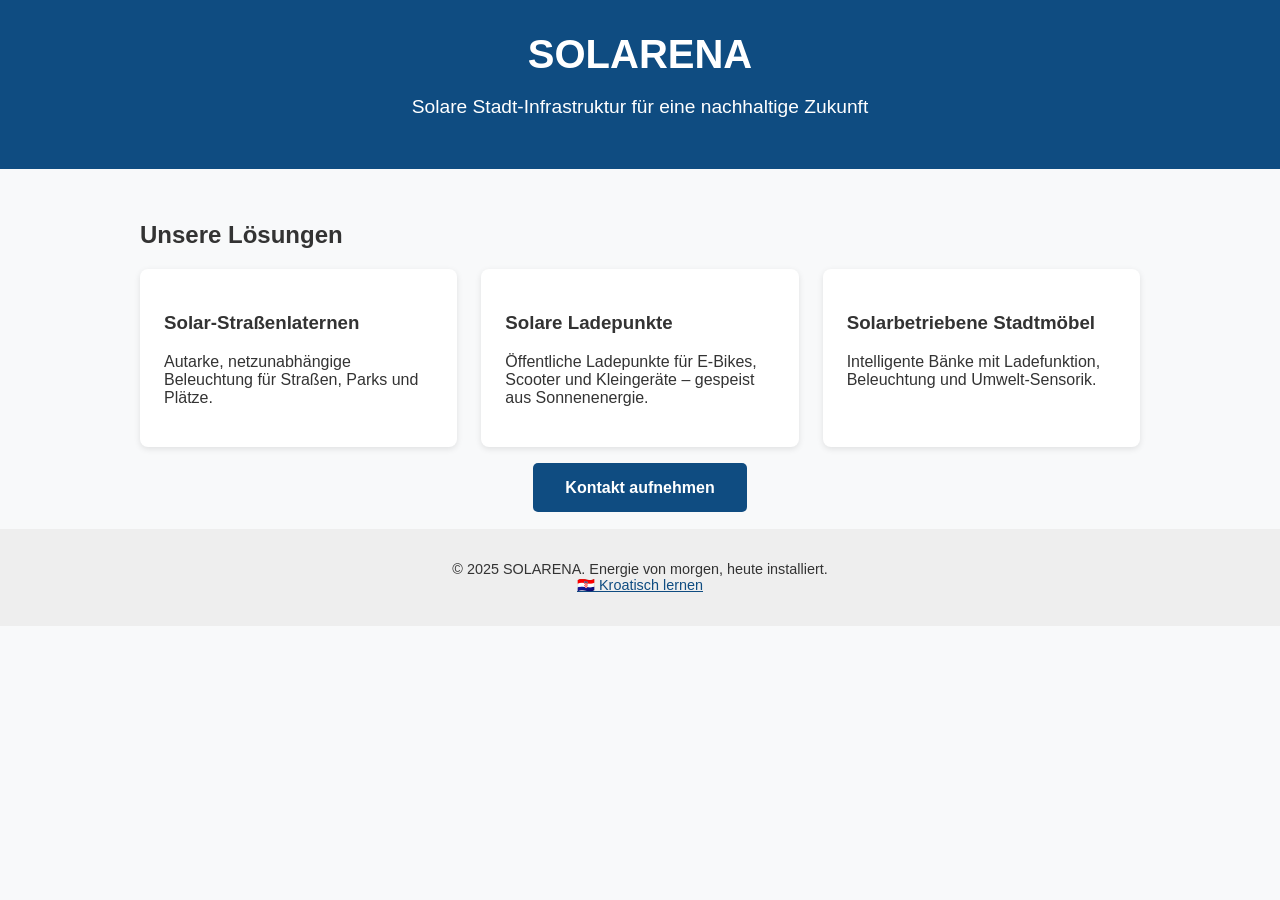
<file: index.html>
<!DOCTYPE html>
<html lang="de">
<head>
    <meta charset="UTF-8">
    <meta name="viewport" content="width=device-width, initial-scale=1.0">
    <title>SOLARENA – Solarenergie für urbane Infrastruktur</title>
    <style>
        body {
            margin: 0;
            font-family: 'Arial', sans-serif;
            background-color: #f8f9fa;
            color: #333;
        }
        header {
            background: #0f4c81;
            color: white;
            padding: 2rem;
            text-align: center;
        }
        header h1 {
            margin: 0;
            font-size: 2.5rem;
        }
        header p {
            font-size: 1.2rem;
        }
        section {
            padding: 2rem;
            max-width: 1000px;
            margin: auto;
        }
        .products {
            display: grid;
            grid-template-columns: repeat(auto-fit, minmax(250px, 1fr));
            gap: 1.5rem;
        }
        .product {
            background: white;
            padding: 1.5rem;
            border-radius: 8px;
            box-shadow: 0 2px 6px rgba(0,0,0,0.1);
        }
        .cta {
            text-align: center;
            margin-top: 2rem;
        }
        .cta a {
            background: #0f4c81;
            color: white;
            padding: 1rem 2rem;
            text-decoration: none;
            font-weight: bold;
            border-radius: 5px;
        }
        footer {
            text-align: center;
            padding: 2rem;
            background: #eee;
            font-size: 0.9rem;
        }
    </style>
</head>
<body>
    <header>
        <h1>SOLARENA</h1>
        <p>Solare Stadt-Infrastruktur für eine nachhaltige Zukunft</p>
    </header>

    <section>
        <h2>Unsere Lösungen</h2>
        <div class="products">
            <div class="product">
                <h3>Solar-Straßenlaternen</h3>
                <p>Autarke, netzunabhängige Beleuchtung für Straßen, Parks und Plätze.</p>
            </div>
            <div class="product">
                <h3>Solare Ladepunkte</h3>
                <p>Öffentliche Ladepunkte für E-Bikes, Scooter und Kleingeräte – gespeist aus Sonnenenergie.</p>
            </div>
            <div class="product">
                <h3>Solarbetriebene Stadtmöbel</h3>
                <p>Intelligente Bänke mit Ladefunktion, Beleuchtung und Umwelt-Sensorik.</p>
            </div>
        </div>
        <div class="cta">
            <a href="#kontakt">Kontakt aufnehmen</a>
        </div>
    </section>

    <footer>
        &copy; 2025 SOLARENA. Energie von morgen, heute installiert.
        <br>
        <a href="kroatisch-lernen/index.html" style="color: #0f4c81;">🇭🇷 Kroatisch lernen</a>
    </footer>
</body>
</html>
</file>
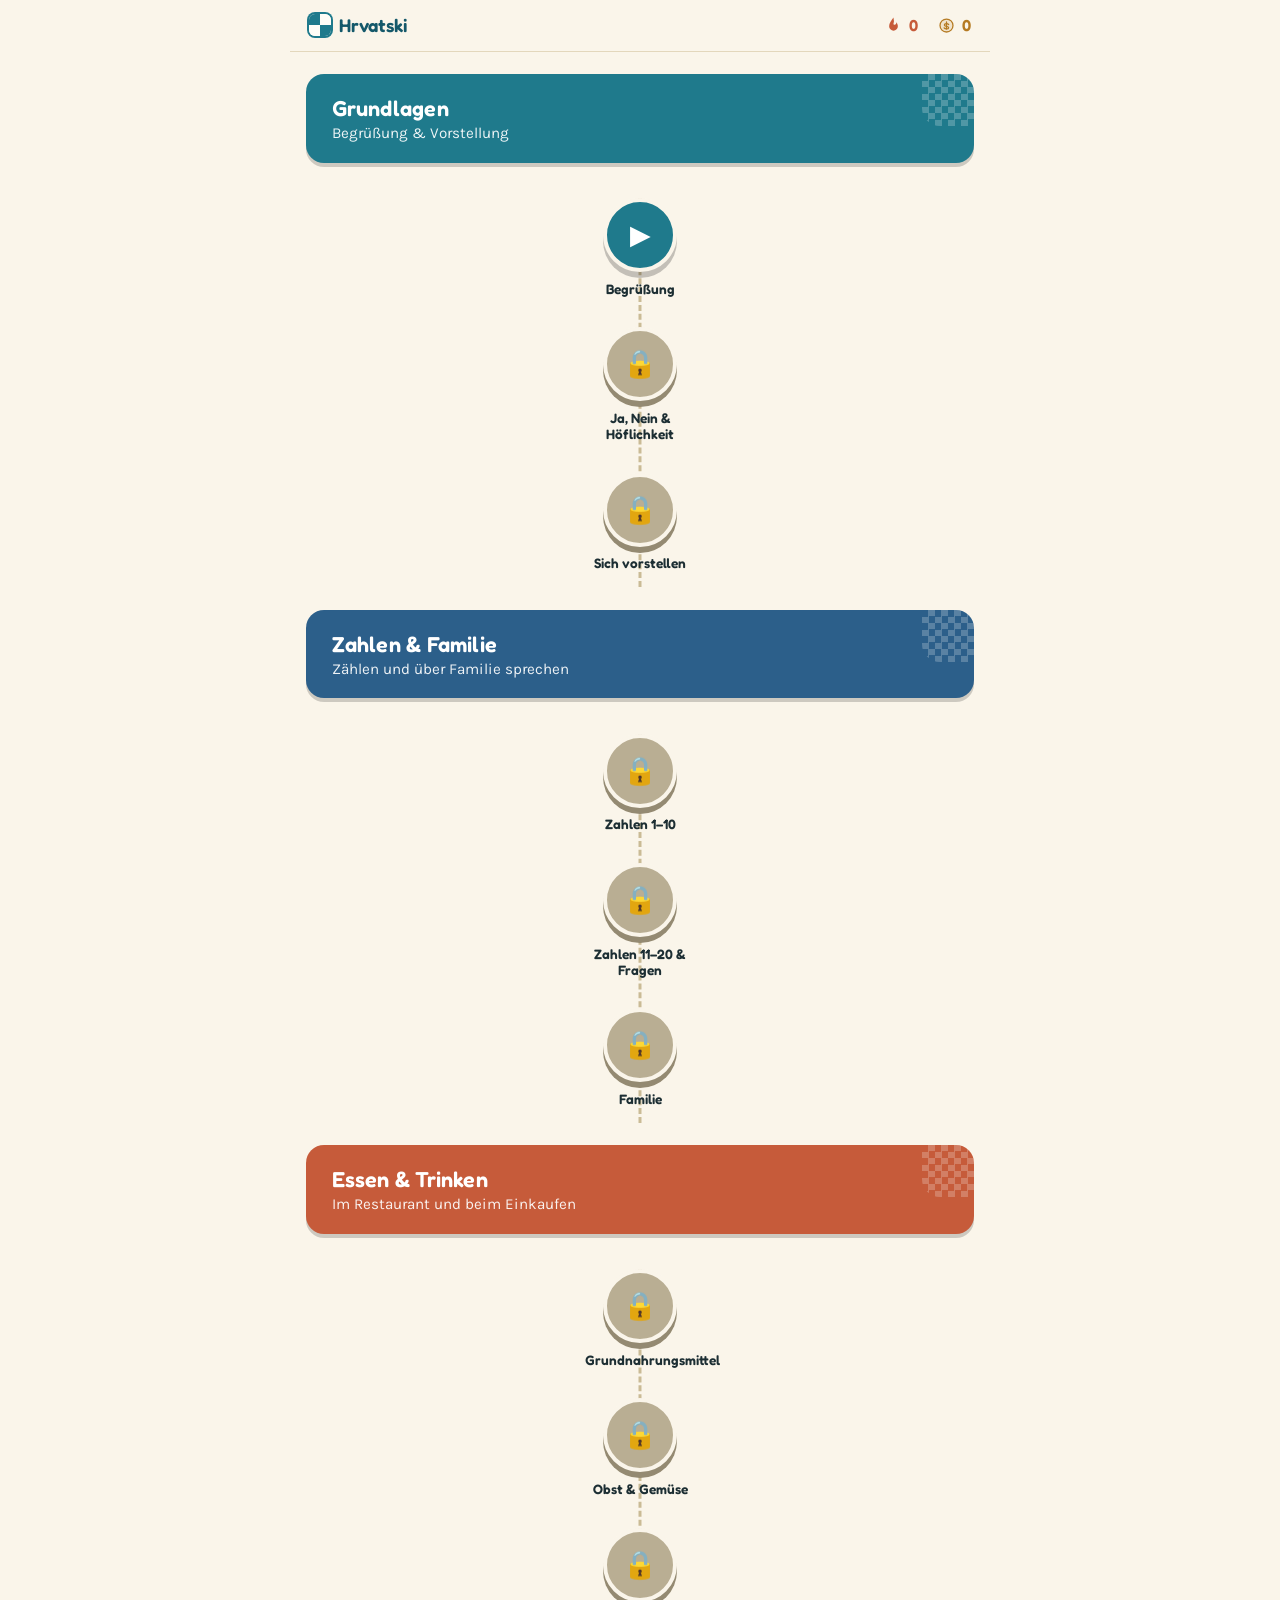
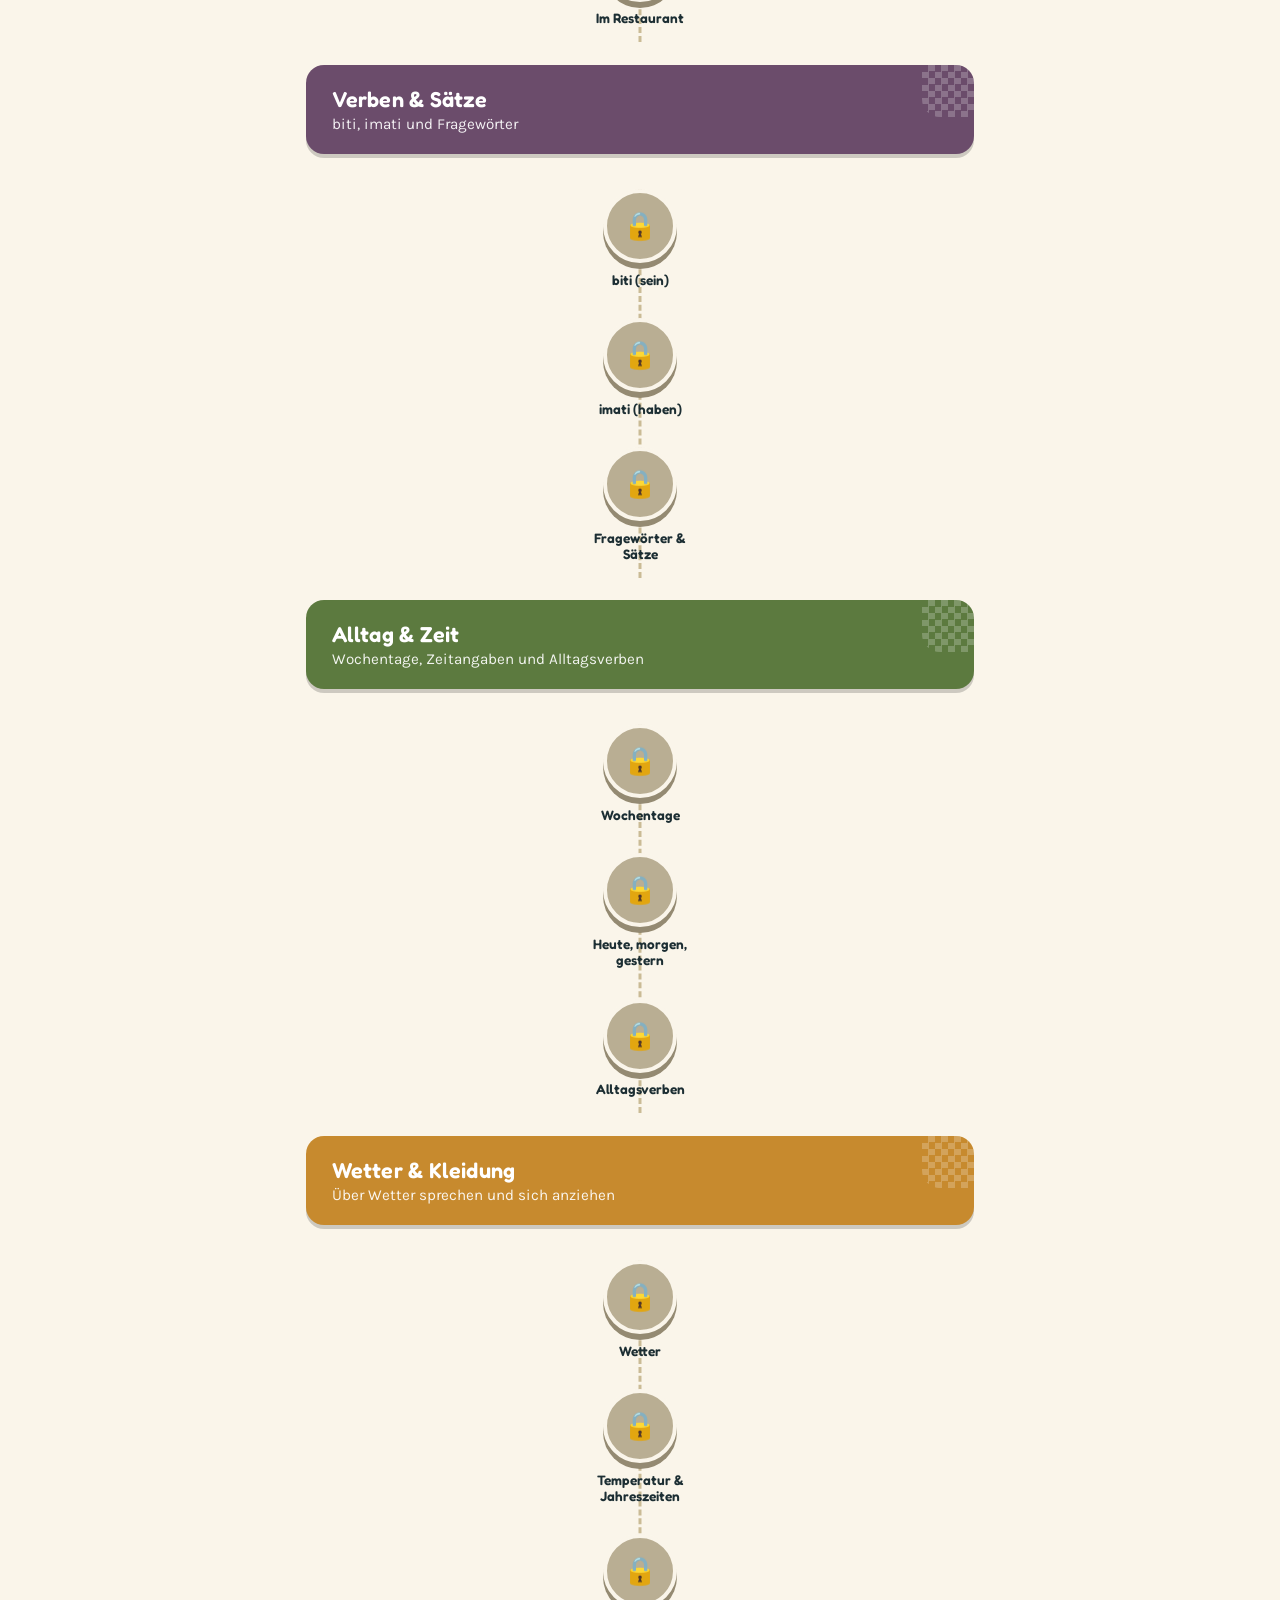
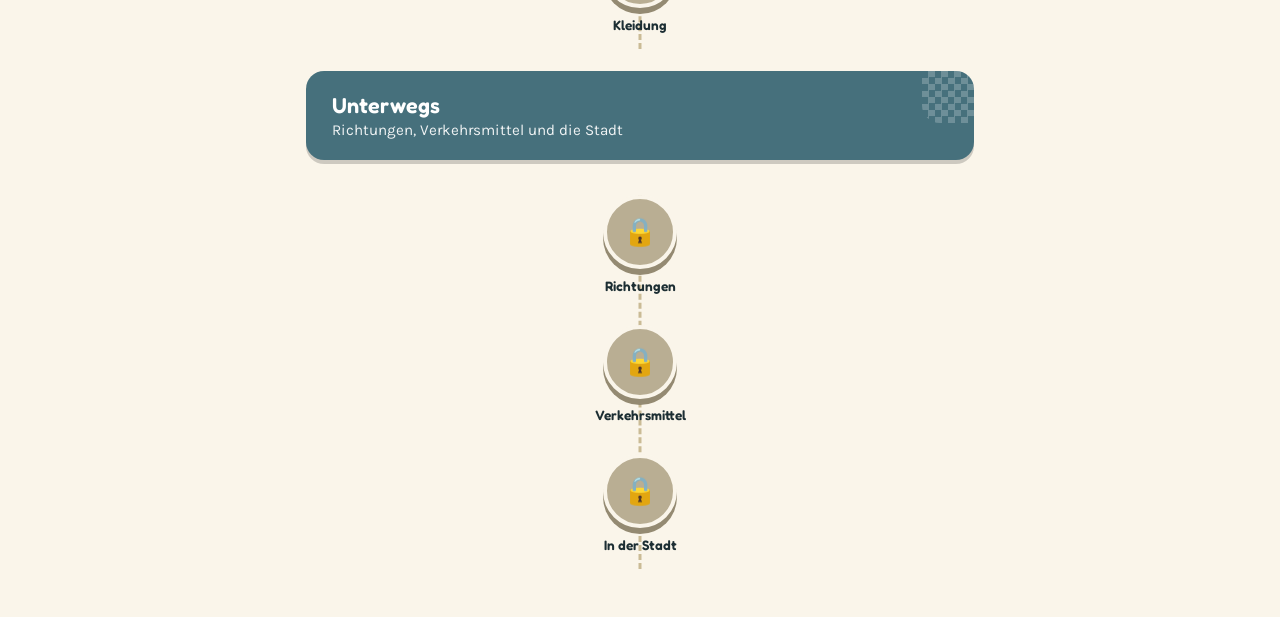
<file: kroatisch-lernen/index.html>
<!DOCTYPE html>
<html lang="de">
<head>
  <meta charset="UTF-8">
  <meta name="viewport" content="width=device-width, initial-scale=1.0">
  <title>Hrvatski – Kroatisch lernen</title>
  <link rel="icon" href="data:image/svg+xml,<svg xmlns=%22http://www.w3.org/2000/svg%22 viewBox=%220 0 100 100%22><text y=%22.9em%22 font-size=%2290%22>%F0%9F%87%AD%F0%9F%87%B7</text></svg>">
  <link rel="preconnect" href="https://fonts.googleapis.com">
  <link rel="preconnect" href="https://fonts.gstatic.com" crossorigin>
  <link href="https://fonts.googleapis.com/css2?family=Fredoka:wght@500;600;700&family=Karla:ital,wght@0,400;0,500;0,600;0,700;1,400&display=swap" rel="stylesheet">
  <link rel="stylesheet" href="style.css">
</head>
<body>

  <div id="topbar">
    <div class="brand">
      <span class="brand-mark" aria-hidden="true"><span></span><span></span><span></span><span></span></span>
      Hrvatski
    </div>
    <div class="stats">
      <div class="stat streak">
        <svg viewBox="0 0 24 24" fill="currentColor" aria-hidden="true"><path d="M12 2C9 6 6.5 9.2 6.5 13a5.5 5.5 0 0 0 11 0c0-2-1-3.8-2-5 .3 2-.8 3-2 3-1.3 0-2-1-1.3-2.3C13.2 6.7 12 4 12 2Z"/></svg>
        <span id="streak-count">0</span>
      </div>
      <div class="stat xp">
        <svg viewBox="0 0 24 24" fill="none" stroke="currentColor" stroke-width="1.6" aria-hidden="true"><circle cx="12" cy="12" r="8.2" fill="currentColor" fill-opacity="0.15" stroke="none"/><circle cx="12" cy="12" r="8.2"/><path d="M9 15c.5.8 1.6 1.3 3 1.3s2.7-.6 2.7-1.6c0-2.4-5.4-1-5.4-3.4 0-1 1.1-1.6 2.7-1.6 1.2 0 2.1.4 2.7 1" stroke-linecap="round"/><path d="M12 7.5v9" stroke-linecap="round"/></svg>
        <span id="xp-count">0</span>
      </div>
    </div>
  </div>

  <div id="path-screen"></div>

  <div id="lesson-screen" class="hidden">
    <div class="lesson-header">
      <button class="close-btn" id="close-lesson-btn">✕</button>
      <div class="progress-track"><div class="progress-fill" id="progress-fill" style="width:0%"></div></div>
      <div class="hearts" id="hearts"></div>
    </div>
    <div class="exercise-area" id="exercise-area"></div>
    <div class="footer-bar" id="footer-bar">
      <div class="feedback-text" id="feedback-text"></div>
      <button class="big-btn" id="check-btn" disabled>Prüfen</button>
    </div>
  </div>

  <div id="summary-screen" class="center-screen hidden">
    <div class="emoji">🎉</div>
    <h1>Lektion abgeschlossen!</h1>
    <div class="summary-stats">
      <div class="summary-stat">
        <div class="value" id="summary-xp">+0</div>
        <div class="label">XP</div>
      </div>
      <div class="summary-stat">
        <div class="value" id="summary-accuracy">0%</div>
        <div class="label">Genauigkeit</div>
      </div>
      <div class="summary-stat">
        <div class="value" id="summary-streak">0</div>
        <div class="label">Serie</div>
      </div>
    </div>
    <button class="big-btn primary" id="summary-continue-btn">Weiter</button>
  </div>

  <div id="fail-screen" class="center-screen hidden">
    <div class="emoji">💔</div>
    <h1>Keine Herzen mehr!</h1>
    <p>Versuch die Lektion noch einmal – du schaffst das.</p>
    <div style="display:flex; gap:1rem; margin-top:1rem;">
      <button class="big-btn" id="fail-back-btn">Zum Pfad</button>
      <button class="big-btn primary" id="fail-retry-btn">Erneut versuchen</button>
    </div>
  </div>

  <script src="data.js"></script>
  <script src="app.js"></script>
</body>
</html>
</file>
<file: kroatisch-lernen/style.css>
/* ---------- Design tokens ---------- */

:root {
  --ink: #1c2e33;
  --muted: #7d715a;
  --paper: #faf5ea;
  --surface: #fffdf7;
  --surface-alt: #f1e8d4;
  --border: #e3d7bc;
  --border-strong: #cabb95;

  --adriatic: #1f7a8c;
  --adriatic-deep: #14586a;
  --adriatic-soft: #d9eef1;

  --terracotta: #c65b3a;
  --terracotta-deep: #9c4227;

  --gold: #dd9a34;
  --gold-deep: #b57a22;

  --success: #4c8f3f;
  --success-deep: #396b2e;
  --success-soft: #e2f0da;

  --error: #c0392b;
  --error-deep: #96291d;
  --error-soft: #f7dfd9;

  --locked: #b9ae93;
  --locked-deep: #948a72;

  --font-display: "Fredoka", "Segoe UI Rounded", system-ui, sans-serif;
  --font-body: "Karla", "Segoe UI", Roboto, Helvetica, Arial, sans-serif;
}

@media (prefers-color-scheme: dark) {
  :root:not([data-theme="light"]) {
    --ink: #f1ebdd;
    --muted: #a89e88;
    --paper: #141c1f;
    --surface: #1c2528;
    --surface-alt: #23302f;
    --border: #34413e;
    --border-strong: #46534e;

    --adriatic: #48b0c3;
    --adriatic-deep: #2f8496;
    --adriatic-soft: #1d3a3f;

    --terracotta: #e08a5f;
    --terracotta-deep: #b6603a;

    --gold: #eab054;
    --gold-deep: #c48f3e;

    --success: #74c162;
    --success-deep: #4f9640;
    --success-soft: #223321;

    --error: #e0685a;
    --error-deep: #b34a3d;
    --error-soft: #3a211d;

    --locked: #57635f;
    --locked-deep: #414c48;
  }
}

:root[data-theme="dark"] {
  --ink: #f1ebdd;
  --muted: #a89e88;
  --paper: #141c1f;
  --surface: #1c2528;
  --surface-alt: #23302f;
  --border: #34413e;
  --border-strong: #46534e;

  --adriatic: #48b0c3;
  --adriatic-deep: #2f8496;
  --adriatic-soft: #1d3a3f;

  --terracotta: #e08a5f;
  --terracotta-deep: #b6603a;

  --gold: #eab054;
  --gold-deep: #c48f3e;

  --success: #74c162;
  --success-deep: #4f9640;
  --success-soft: #223321;

  --error: #e0685a;
  --error-deep: #b34a3d;
  --error-soft: #3a211d;

  --locked: #57635f;
  --locked-deep: #414c48;
}

* { box-sizing: border-box; }

body {
  margin: 0;
  font-family: var(--font-body);
  background: var(--paper);
  color: var(--ink);
}

button { font-family: inherit; cursor: pointer; }

.hidden { display: none !important; }

h1, h2 { font-family: var(--font-display); text-wrap: balance; }

/* ---------- Top bar ---------- */
#topbar {
  position: sticky;
  top: 0;
  z-index: 10;
  display: flex;
  align-items: center;
  justify-content: space-between;
  padding: 0.9rem 1.2rem;
  border-bottom: 1px solid var(--border);
  background: color-mix(in srgb, var(--paper) 88%, transparent);
  backdrop-filter: blur(6px);
  max-width: 700px;
  margin: 0 auto;
}

#topbar .brand {
  display: flex;
  align-items: center;
  gap: 0.5rem;
  font-family: var(--font-display);
  font-weight: 600;
  font-size: 1.15rem;
  color: var(--adriatic-deep);
}

#topbar .brand-mark {
  width: 22px;
  height: 22px;
  border-radius: 6px;
  overflow: hidden;
  display: grid;
  grid-template-columns: 1fr 1fr;
  grid-template-rows: 1fr 1fr;
  box-shadow: 0 0 0 2px var(--adriatic);
  flex-shrink: 0;
}
.brand-mark span:nth-child(1), .brand-mark span:nth-child(4) { background: var(--adriatic); }
.brand-mark span:nth-child(2), .brand-mark span:nth-child(3) { background: var(--surface); }

#topbar .stats { display: flex; gap: 1.2rem; align-items: center; }
#topbar .stat {
  display: flex;
  align-items: center;
  gap: 0.35rem;
  font-family: var(--font-display);
  font-weight: 600;
  font-variant-numeric: tabular-nums;
  font-size: 1rem;
}
#topbar .stat svg { width: 19px; height: 19px; flex-shrink: 0; }
.stat.streak { color: var(--terracotta); }
.stat.xp { color: var(--gold-deep); }

/* ---------- Path screen ---------- */
#path-screen { max-width: 700px; margin: 0 auto; padding-bottom: 3rem; }

.unit-banner {
  position: relative;
  color: white;
  padding: 1.3rem 1.6rem;
  margin: 1.4rem 1rem 2.2rem;
  border-radius: 18px;
  box-shadow: 0 4px 0 rgba(0,0,0,0.18);
  overflow: hidden;
}
.unit-banner::after {
  content: "";
  position: absolute;
  top: 0; right: 0;
  width: 52px; height: 52px;
  border-bottom-left-radius: 18px;
  background-image:
    repeating-conic-gradient(rgba(255,255,255,0.4) 0% 25%, transparent 0% 50%);
  background-size: 13px 13px;
  opacity: 0.55;
}
.unit-banner h2 {
  margin: 0 0 0.2rem;
  font-size: 1.35rem;
  font-weight: 600;
  letter-spacing: 0.01em;
}
.unit-banner p { margin: 0; opacity: 0.92; font-size: 0.95rem; max-width: 80%; }

.lesson-path {
  position: relative;
  display: flex;
  flex-direction: column;
  align-items: center;
  gap: 1.9rem;
  padding: 0 1rem 1rem;
}
.lesson-path::before {
  content: "";
  position: absolute;
  top: 0;
  bottom: 0;
  left: 50%;
  transform: translateX(-50%);
  width: 0;
  border-left: 3px dashed var(--border-strong);
  z-index: 0;
}

.lesson-node-wrap { position: relative; z-index: 1; display: flex; flex-direction: column; align-items: center; }

.lesson-node {
  width: 74px;
  height: 74px;
  border-radius: 50%;
  border: 4px solid var(--paper);
  display: flex;
  align-items: center;
  justify-content: center;
  font-size: 1.7rem;
  color: white;
  box-shadow: 0 6px 0 rgba(0,0,0,0.22);
  transition: transform 0.08s ease;
}
.lesson-node:active { transform: translateY(4px); box-shadow: 0 2px 0 rgba(0,0,0,0.22); }

.lesson-node.locked { background: var(--locked); box-shadow: 0 6px 0 var(--locked-deep); cursor: not-allowed; }
.lesson-node.locked:active { transform: none; box-shadow: 0 6px 0 var(--locked-deep); }
.lesson-node.completed { background: var(--gold); box-shadow: 0 6px 0 var(--gold-deep); }

.lesson-label {
  margin-top: 0.55rem;
  font-family: var(--font-display);
  font-weight: 600;
  font-size: 0.85rem;
  text-align: center;
  max-width: 110px;
  color: var(--ink);
}

/* ---------- Lesson screen ---------- */
#lesson-screen { max-width: 700px; margin: 0 auto; display: flex; flex-direction: column; min-height: 100vh; background: var(--paper); }

.lesson-header {
  display: flex;
  align-items: center;
  gap: 1rem;
  padding: 1rem 1.2rem;
}

.close-btn { background: none; border: none; font-size: 1.5rem; color: var(--muted); line-height: 1; padding: 0.2rem; }
.close-btn:hover { color: var(--ink); }

.progress-track { flex: 1; height: 14px; background: var(--surface-alt); border-radius: 8px; overflow: hidden; border: 1px solid var(--border); }
.progress-fill { height: 100%; background: var(--adriatic); border-radius: 8px; transition: width 0.3s ease; }

.hearts { display: flex; gap: 0.2rem; min-width: 100px; justify-content: flex-end; }
.heart { font-size: 1.15rem; }
.heart.lost { opacity: 0.22; filter: grayscale(1); }

.exercise-area { flex: 1; padding: 1.6rem 1.2rem; display: flex; flex-direction: column; }

.exercise-prompt {
  font-family: var(--font-display);
  font-size: 1.3rem;
  font-weight: 600;
  margin-bottom: 1.6rem;
  text-wrap: balance;
}

.mc-options { display: flex; flex-direction: column; gap: 0.7rem; max-width: 42em; }

.option-btn {
  border: 2px solid var(--border);
  background: var(--surface);
  border-radius: 14px;
  padding: 0.9rem 1.1rem;
  font-family: var(--font-body);
  font-size: 1.05rem;
  font-weight: 600;
  text-align: left;
  color: var(--ink);
  box-shadow: 0 3px 0 var(--border);
}
.option-btn:hover:not(:disabled) { border-color: var(--border-strong); background: var(--surface-alt); }
.option-btn.selected { border-color: var(--adriatic); background: var(--adriatic-soft); box-shadow: 0 3px 0 var(--adriatic); }
.option-btn.correct { border-color: var(--success); background: var(--success-soft); box-shadow: 0 3px 0 var(--success); }
.option-btn.incorrect { border-color: var(--error); background: var(--error-soft); box-shadow: 0 3px 0 var(--error); }
.option-btn:disabled { cursor: default; }

.wordbank-answer {
  min-height: 3.2rem;
  border-bottom: 2px solid var(--border);
  display: flex;
  flex-wrap: wrap;
  gap: 0.5rem;
  padding-bottom: 0.9rem;
  margin-bottom: 1.6rem;
}

.word-tile {
  border: 2px solid var(--border);
  background: var(--surface);
  border-radius: 10px;
  padding: 0.55rem 0.9rem;
  font-family: var(--font-body);
  font-size: 1.05rem;
  font-weight: 600;
  color: var(--ink);
  box-shadow: 0 3px 0 var(--border);
}
.word-tile:hover:not(:disabled) { border-color: var(--border-strong); }
.word-tile:disabled { opacity: 0.35; box-shadow: none; }

.wordbank-bank { display: flex; flex-wrap: wrap; gap: 0.6rem; }

.match-grid { display: grid; grid-template-columns: 1fr 1fr; gap: 0.6rem 1.2rem; max-width: 42em; }
.match-tile {
  border: 2px solid var(--border);
  background: var(--surface);
  border-radius: 12px;
  padding: 0.8rem;
  font-family: var(--font-body);
  font-weight: 700;
  font-size: 1rem;
  color: var(--ink);
  box-shadow: 0 3px 0 var(--border);
}
.match-tile:hover:not(:disabled) { border-color: var(--border-strong); }
.match-tile.selected { border-color: var(--adriatic); background: var(--adriatic-soft); box-shadow: 0 3px 0 var(--adriatic); }
.match-tile.matched { border-color: var(--success); background: var(--success-soft); box-shadow: 0 3px 0 var(--success); opacity: 0.7; }
.match-tile.wrong { border-color: var(--error); background: var(--error-soft); box-shadow: 0 3px 0 var(--error); }
.match-tile:disabled { cursor: default; }

.footer-bar {
  border-top: 1px solid var(--border);
  padding: 1rem 1.2rem;
  display: flex;
  align-items: center;
  justify-content: flex-end;
  gap: 1rem;
  background: var(--paper);
}

.footer-bar.feedback-correct { background: var(--success-soft); border-top-color: var(--success); }
.footer-bar.feedback-incorrect { background: var(--error-soft); border-top-color: var(--error); }

.feedback-text { flex: 1; font-family: var(--font-display); font-weight: 600; font-size: 1.05rem; color: var(--ink); }
.feedback-correct .feedback-text { color: var(--success-deep); }
.feedback-incorrect .feedback-text { color: var(--error-deep); }
.feedback-sub { font-family: var(--font-body); font-weight: 600; font-size: 0.88rem; display: block; margin-top: 0.2rem; }

.big-btn {
  border: none;
  border-radius: 14px;
  padding: 0.9rem 2rem;
  font-family: var(--font-display);
  font-weight: 600;
  font-size: 1rem;
  letter-spacing: 0.02em;
  text-transform: uppercase;
  color: white;
  background: var(--locked);
}
.big-btn:disabled { background: var(--surface-alt); color: var(--muted); cursor: not-allowed; box-shadow: none; }
.big-btn:not(:disabled) { box-shadow: 0 4px 0 var(--locked-deep); }
.big-btn.primary { background: var(--adriatic); }
.big-btn.primary:not(:disabled) { box-shadow: 0 4px 0 var(--adriatic-deep); }
.big-btn.danger-cont { background: var(--terracotta); }
.big-btn.danger-cont:not(:disabled) { box-shadow: 0 4px 0 var(--terracotta-deep); }
.big-btn:not(:disabled):active { transform: translateY(3px); box-shadow: none; }

/* ---------- Summary / fail screens ---------- */
.center-screen {
  max-width: 500px;
  margin: 0 auto;
  min-height: 100vh;
  display: flex;
  flex-direction: column;
  align-items: center;
  justify-content: center;
  text-align: center;
  padding: 2rem;
  background: var(--paper);
}

.center-screen .emoji { font-size: 3.6rem; margin-bottom: 0.4rem; }
.center-screen h1 { margin: 0 0 1.5rem; font-size: 1.6rem; }
.center-screen p { color: var(--muted); margin-top: -0.8rem; }

.summary-stats { display: flex; gap: 1.2rem; margin-bottom: 2rem; }
.summary-stat {
  background: var(--surface);
  border: 1px solid var(--border);
  border-radius: 14px;
  padding: 1rem 1.4rem;
  min-width: 100px;
}
.summary-stat .value { font-family: var(--font-display); font-size: 1.6rem; font-weight: 600; font-variant-numeric: tabular-nums; }
.summary-stat .label {
  font-size: 0.75rem;
  color: var(--muted);
  font-weight: 700;
  text-transform: uppercase;
  letter-spacing: 0.06em;
}

@media (max-width: 480px) {
  .match-grid { gap: 0.5rem; }
  .exercise-prompt { font-size: 1.15rem; }
}
</file>
